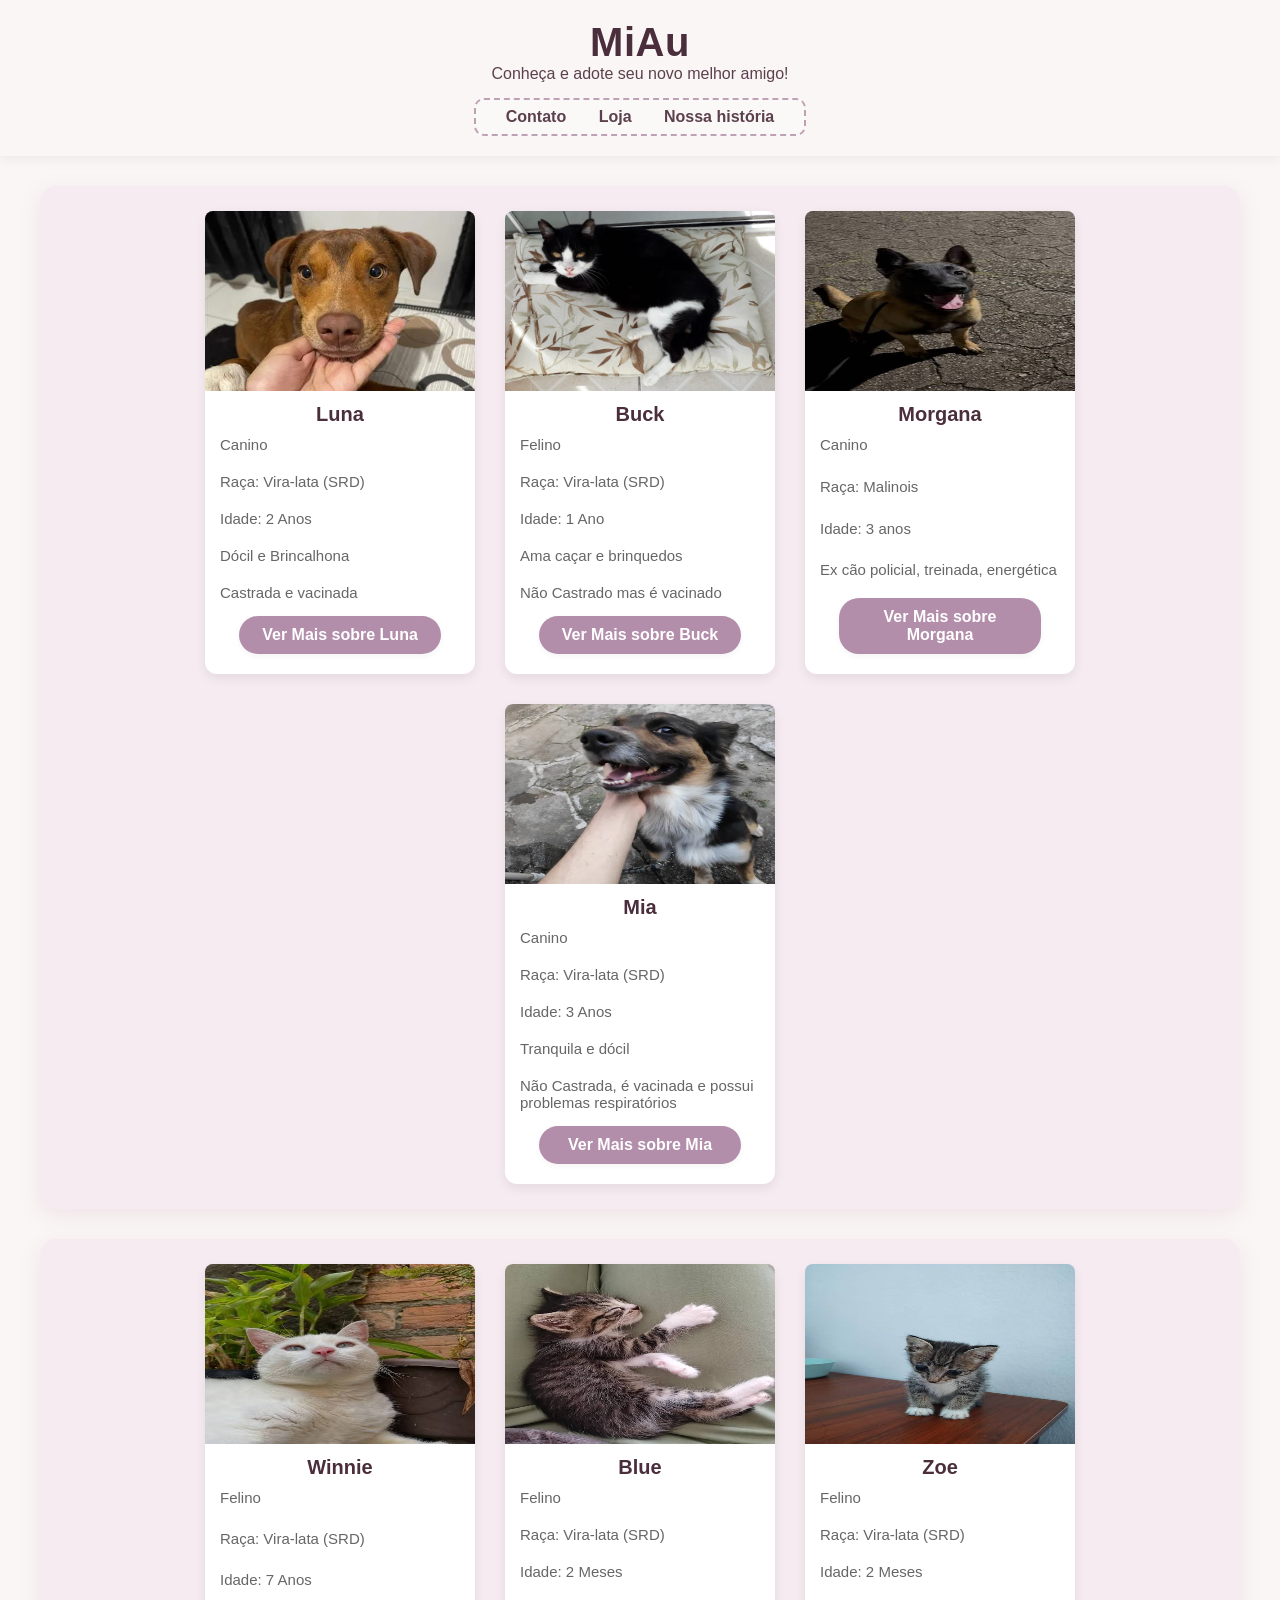
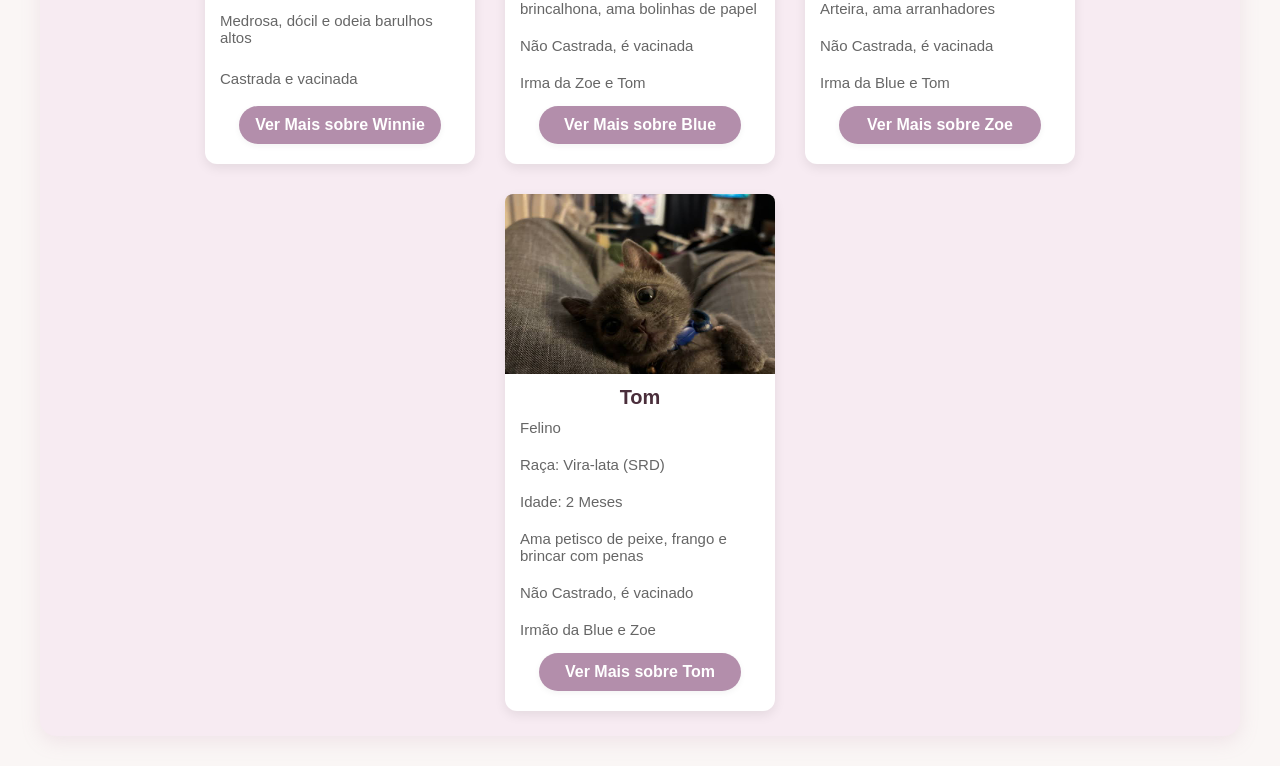
<file: index.html>
<!DOCTYPE html>
<html lang="pt-br">
<head>
    <meta charset="UTF-8">
    <meta name="viewport" content="width=device-width, initial-scale=1.0">
    <title>Seu novo pet</title>
    <link rel="stylesheet"href="style.css">
</head>
<body>
    <header>
        <h1 id="titulo">MiAu</h1>
        <p> Conheça e adote seu novo melhor amigo! </p>

        <nav>
            <a href="/Contato.html">Contato</a>
            <a href="/Loja.html">Loja</a>
            <a href="/Quem.somos.html">Nossa história</a>
        </nav>
    </header>
    <main>
        <section>
            <article>
                <img src="imagem/1canino.png" alt="luna" class="img-card">
                <h1 class="titulo-card">Luna</h1>
                <p class="texto-card">Canino</p>
                <p class="texto-card">Raça: Vira-lata (SRD)</p>
                <p class="texto-card">Idade: 2 Anos </p>
                <p class="texto-card">Dócil e Brincalhona </p>
                <p class="texto-card">Castrada e vacinada </p>
                <a href=""class="botao-card">Ver Mais sobre Luna</a>
            </article>
             <article>
                <img src="imagem/buck.jpg" alt="buck" class="img-card">
                <h1 class="titulo-card">Buck</h1>
                <p class="texto-card">Felino</p>
                <p class="texto-card">Raça: Vira-lata (SRD)</p>
                <p class="texto-card">Idade: 1 Ano </p>
                <p class="texto-card">Ama caçar e brinquedos </p>
                <p class="texto-card">Não Castrado mas é vacinado </p>
                <a href=""class="botao-card">Ver Mais sobre Buck</a>
            </article>
            <article>
                <img src="imagem/morgana.jpg" alt="morgana" class="img-card">
                <h1 class="titulo-card">Morgana</h1>
                <p class="texto-card">Canino</p>
                <p class="texto-card">Raça: Malinois </p>
                <p class="texto-card">Idade: 3 anos </p>
                <p class="texto-card">Ex cão policial, treinada, energética </p>
                <a href=""class="botao-card">Ver Mais sobre Morgana</a>
            </article>
            <article>
                <img src="imagem/mia.webp" alt="Mia" class="img-card">
                <h1 class="titulo-card">Mia</h1>
                <p class="texto-card">Canino</p>
                <p class="texto-card">Raça: Vira-lata (SRD)</p>
                <p class="texto-card">Idade: 3 Anos </p>
                <p class="texto-card">Tranquila e dócil </p>
                <p class="texto-card">Não Castrada, é vacinada e possui problemas respiratórios </p>
                <a href=""class="botao-card">Ver Mais sobre Mia</a>
            </article>
        </section>
        <section>
            <article>
            <img src="imagem/winnie.jpg" alt="winnie" class="img-card">
            <h1 class="titulo-card">Winnie</h1>
            <p class="texto-card">Felino</p>
            <p class="texto-card">Raça: Vira-lata (SRD)</p>
            <p class="texto-card">Idade: 7 Anos </p>
            <p class="texto-card">Medrosa, dócil e odeia barulhos altos </p>
             <p class="texto-card">Castrada e vacinada </p>
             <a href=""class="botao-card">Ver Mais sobre Winnie</a>
             </article>
             <article>
            <img src="imagem/blue.jpg" alt="blue" class="img-card">
            <h1 class="titulo-card">Blue</h1>
            <p class="texto-card">Felino</p>
            <p class="texto-card">Raça: Vira-lata (SRD)</p>
            <p class="texto-card">Idade: 2 Meses </p>
            <p class="texto-card">brincalhona, ama bolinhas de papel</p>
             <p class="texto-card">Não Castrada, é vacinada </p>
             <p class="texto-card">Irma da Zoe e Tom </p>
             <a href=""class="botao-card">Ver Mais sobre Blue</a>
             </article>
             <article>
            <img src="imagem/zoe.jpg" alt="zoe" class="img-card">
            <h1 class="titulo-card">Zoe</h1>
            <p class="texto-card">Felino</p>
            <p class="texto-card">Raça: Vira-lata (SRD)</p>
            <p class="texto-card">Idade: 2 Meses </p>
            <p class="texto-card">Arteira, ama arranhadores </p>
             <p class="texto-card">Não Castrada, é vacinada </p>
             <p class="texto-card">Irma da Blue e Tom </p>
             <a href=""class="botao-card">Ver Mais sobre Zoe</a>
             </article>
             <article>
            <img src="imagem/tom.jpg" alt="tom" class="img-card">
            <h1 class="titulo-card">Tom</h1>
            <p class="texto-card">Felino</p>
            <p class="texto-card">Raça: Vira-lata (SRD)</p>
            <p class="texto-card">Idade: 2 Meses </p>
            <p class="texto-card">Ama petisco de peixe, frango e brincar com penas</p>
             <p class="texto-card">Não Castrado, é vacinado </p>
             <p class="texto-card">Irmão da Blue e Zoe </p>
             <a href=""class="botao-card">Ver Mais sobre Tom</a>
             </article>
        </section>
    </main>
    </body>
    </html>
</file>
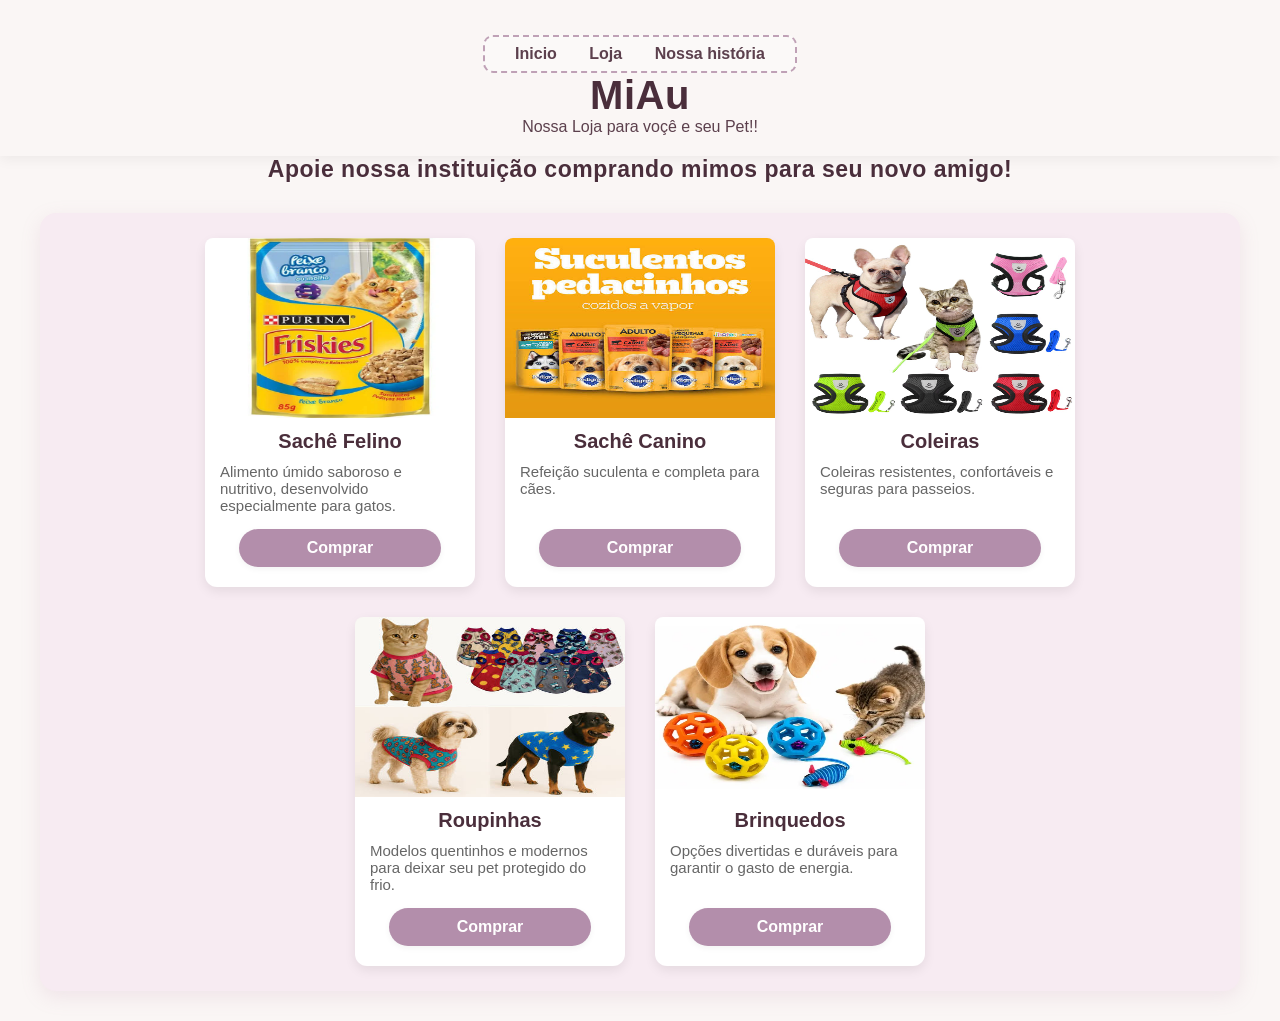
<file: loja.html>
<!DOCTYPE html>
<html lang="pt-br">
<head>
    <meta charset="UTF-8">
    <meta name="viewport" content="width=device-width, initial-scale=1.0">
    <title>Quem Somos e nossa histótia</title>
    <link rel="stylesheet"href="style.css">
</head>
<body>
    <header>
        <nav>
            <a href="/index.html">Inicio</a>
            <a href="/Loja.html">Loja</a>
            <a href="/Quem.somos.html">Nossa história</a>
        </nav>
        <h1 id="titulo">MiAu</h1>
        <p> Nossa Loja para voçê e seu Pet!! </p>
    </header>
        <h1 id="Loja">Apoie nossa instituição comprando mimos para seu novo amigo!</h1>
        <section>
        <article>
            <img class="img-card" src="imagem/para gato.webp" alt="Sachê Felino">
            <h3 class="titulo-card">Sachê Felino</h3>
          <p class="texto-card">Alimento úmido saboroso e nutritivo, desenvolvido especialmente para gatos.</p>
            <a href="#" class="botao-card">Comprar</a>
        </article>
        <article>
            <img class="img-card" src="imagem/para caes.jpg" alt="Sachê Canino">
            <h3 class="titulo-card">Sachê Canino</h3>
            <p class="texto-card">Refeição suculenta e completa para cães.</p>
            <a href="#" class="botao-card">Comprar</a>
        </article>
        <article>
        <img class="img-card" src="imagem/coleiras.jpg" alt="Coleiras">
    <h3 class="titulo-card">Coleiras</h3>
           <p class="texto-card">Coleiras resistentes, confortáveis e seguras para passeios.</p>
            <a href="#" class="botao-card">Comprar</a>
        </article>
        <article>
            <img class="img-card" src="imagem/roupa.jpg" alt="Roupinhas">
        <h3 class="titulo-card">Roupinhas</h3>
            <p class="texto-card">Modelos quentinhos e modernos para deixar seu pet protegido do frio.</p>
         <a href="#" class="botao-card">Comprar</a>
        </article>
        <article>
            <img class="img-card" src="imagem/brinquedos.webp" alt="Brinquedos">
            <h3 class="titulo-card">Brinquedos</h3>
         <p class="texto-card">Opções divertidas e duráveis para garantir o gasto de energia.</p>
            <a href="#" class="botao-card">Comprar</a>
     </article>
    </section>
</body>
</html>
</file>
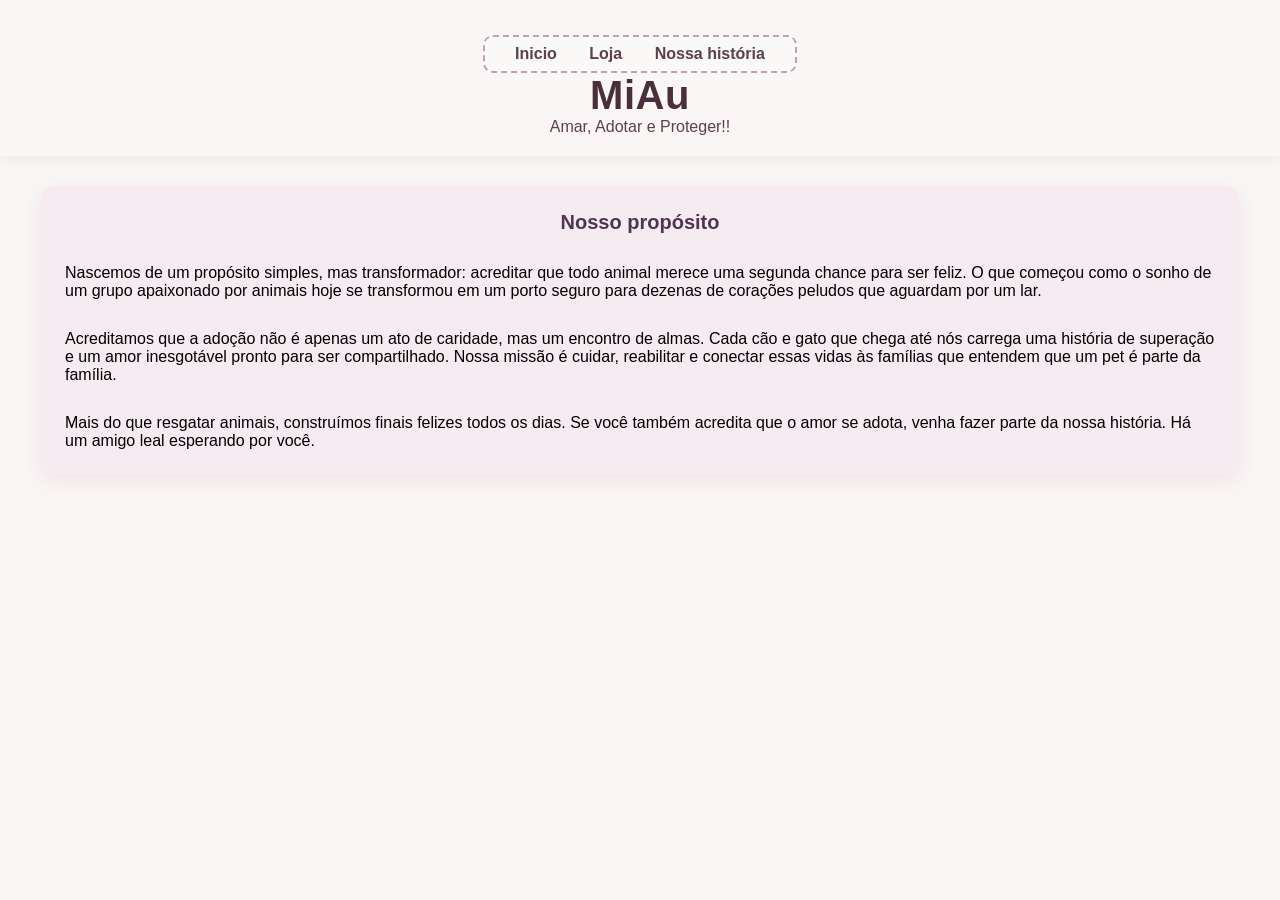
<file: quem.somos.html>
<!DOCTYPE html>
<html lang="pt-br">
<head>
    <meta charset="UTF-8">
    <meta name="viewport" content="width=device-width, initial-scale=1.0">
    <title>Quem Somos e nossa histótia</title>
    <link rel="stylesheet"href="style.css">
</head>
<body>
    <header>
        <nav>
            <a href="/index.html">Inicio</a>
            <a href="/Loja.html">Loja</a>
            <a href="/Quem.somos.html">Nossa história</a>
        </nav>
        <h1 id="titulo">MiAu</h1>
        <p> Amar, Adotar e Proteger!! </p>
    </header>

    <body>
        <section>
        <h1 class="Quem-Somos">Nosso propósito</h1>
    <p>Nascemos de um propósito simples, mas transformador: acreditar que todo animal merece uma segunda 
      chance para ser feliz. O que começou como o sonho de um grupo apaixonado
        por animais hoje se transformou em um porto seguro para dezenas de corações peludos que aguardam por um lar.</p>
    <p>Acreditamos que a adoção não é apenas um ato de caridade, mas um encontro de almas.
        Cada cão e gato que chega até nós carrega uma história de superação e um amor inesgotável pronto para ser compartilhado. 
         Nossa missão é cuidar, reabilitar e conectar essas vidas às famílias que entendem que um pet é parte da família.</p>
     <p>Mais do que resgatar animais, construímos finais felizes todos os dias.
     Se você também acredita que o amor se adota, venha fazer parte da nossa história. Há um amigo leal esperando por você.</p>
     </section>
    </body>
</file>
<file: style.css>
* {
    margin: 0;
    box-sizing: border-box;
}
body {
 background-color: #faf6f5;
font-family: 'Segoe UI', Tahoma, Geneva, Verdana, sans-serif;
}
header {
background: line-height(135deg, #e8b4bc, #dcb2d1);
    color: #5c404d;
    padding: 20px 10px;
    display: flex;
    flex-direction: column;
    align-items: center;
    box-shadow: 0 4px 12px rgba(0, 0, 0, 0.05);
}
#titulo {
color: #4a2e3b;
    font-size: 40px;
    font-weight: 700;
    letter-spacing: 0.5px;
    text-shadow: 1px 1px 2px rgba(255, 255, 255, 0.5);
}
nav {
border: 2px dashed #bfa1b6; 
    margin-top: 15px;
    padding: 8px 16px;
    border-radius: 10px;
    background-color: rgba(255, 255, 255, 0.3);
}
a {
color: #5c404d;
    padding: 6px 14px;
    text-decoration: none;
    font-weight: 600;
    border-radius: 10px;
}
a:hover {
    background-color: #bfa1b6;
    color: #ffffff;
}

section {
    background-color: #f7ebf2;
    max-width: 1200px;
    margin: 30px auto;
    padding: 25px;
    border-radius: 16px;
    display: flex;
    gap: 30px;
    flex-wrap: wrap;
    justify-content: center;
    box-shadow: 0 6px 20px rgba(180, 130, 160, 0.15);
}
.img-card {
    width: 100%;
    height: 180px;
    margin: 0;
    border: none;
    border-radius: 8px 8px 0 0;
}
article {
    width: 270px;
    background-color: #ffffff;
    display: flex;
    flex-direction: column;
    border-radius: 12px;
    box-shadow: 0 4px 12px rgba(0, 0, 0, 0.08);
}
article:hover {
box-shadow: 0 8px 20px rgba(140, 90, 120, 0.2);
}

.titulo-card {
    margin: 12px auto 5px auto;
    font-size: 20px;
    color: #4a2e3b;
    font-weight: 600;
}
.texto-card {
    margin: 5px 15px 15px 15px;
    color: #666666;
    font-size: 15px;
    flex-grow: 1;
}
.botao-card {
    background-color: #b38eab;
    color: #ffffff;
    padding: 10px;
    width: 75%;
    margin: 0 auto 20px auto;
    border-radius: 20px;
    text-align: center;
    font-weight: 600;
    cursor: pointer;
    box-shadow: 0 2px 6px rgba(0, 0, 0, 0.05);
}
.botao-card:hover {
    background-color: #8c5378;
    border: 2px solid #6b3d5a;
    color: #ffffff;

}
.Quem-Somos {
    text-align: center;
    max-width: 800px;
    margin: 0 auto;
    color: #4e3550;
    font-size: 20px;
}
.Quem-Somos p {
    color: #6b586d;
    font-size: 1px;
    line-height: 1.8;
    margin-bottom: 20px;
}
#Loja {
    color: #4a2e3b;
    text-align: center;
    font-size: 23px;
    font-weight: 700;
    letter-spacing: 0.5px;
    text-shadow: 1px 1px 2px rgba(255, 255, 255, 0.5);
}
</file>
